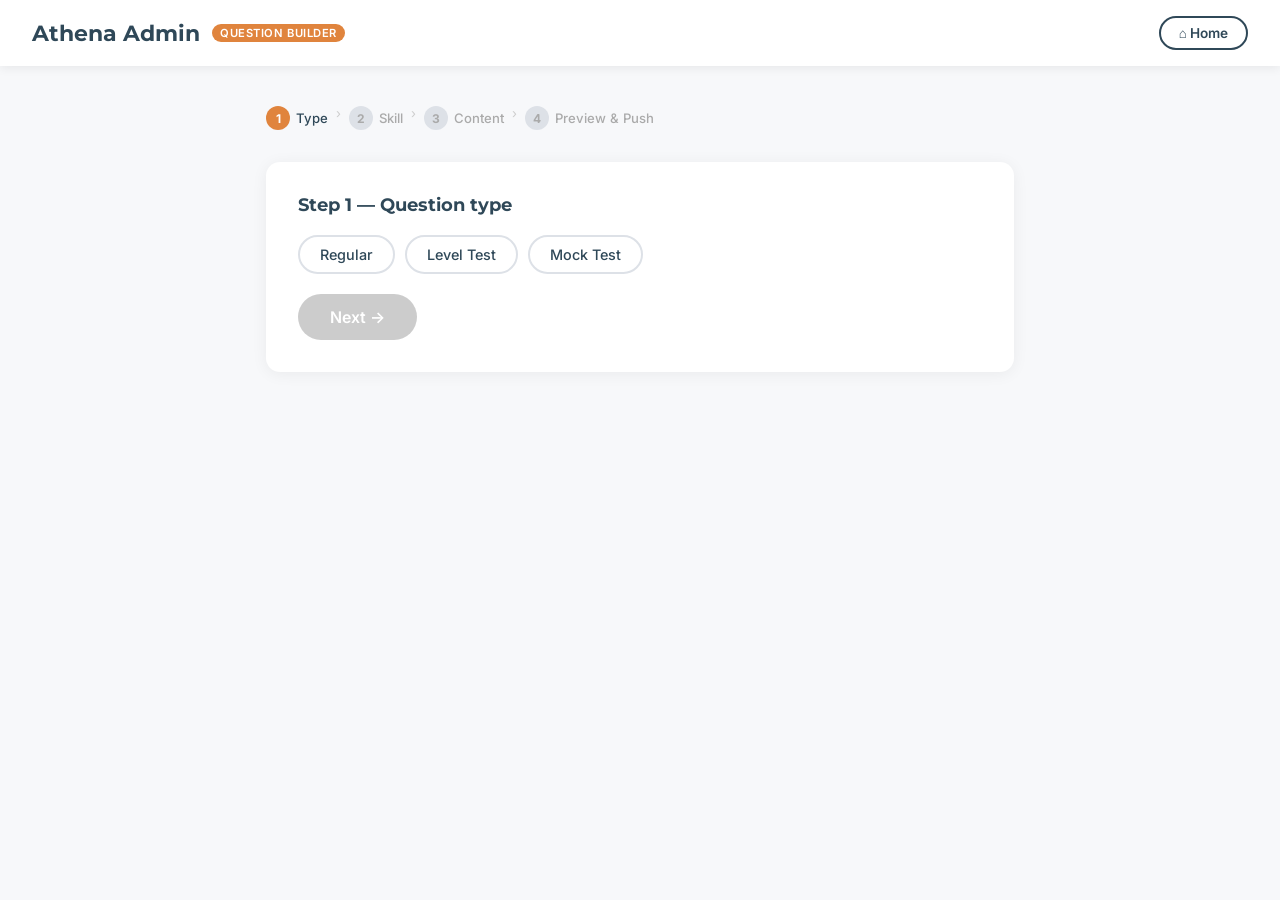
<file: admin.html>
<!DOCTYPE html>
<html lang="en">
<head>
  <meta charset="UTF-8" />
  <meta name="viewport" content="width=device-width, initial-scale=1.0" />
  <title>Athena — Admin Panel</title>
  <link href="https://fonts.googleapis.com/css2?family=Inter:wght@400;500;600&family=Montserrat:wght@700&display=swap" rel="stylesheet" />
  <style>
    :root {
      --primary: #e0843d;
      --secondary: #2f4858;
      --accent: #ee8b60;
      --white: #ffffff;
      --bg: #f7f8fa;
      --text-dark: #333333;
      --border: #dde1e7;
      --success: #2ecc71;
      --error: #e74c3c;
    }
    * { box-sizing: border-box; margin: 0; padding: 0; }
    body {
      font-family: 'Inter', sans-serif;
      background: var(--bg);
      color: var(--text-dark);
      min-height: 100vh;
    }
    header {
      background: var(--white);
      padding: 16px 32px;
      box-shadow: 0 2px 10px rgba(0,0,0,0.07);
      display: flex;
      align-items: center;
      gap: 12px;
    }
    header h1 {
      font-family: 'Montserrat', sans-serif;
      color: var(--secondary);
      font-size: 1.4rem;
    }
    header span {
      background: var(--primary);
      color: #fff;
      font-size: 0.7rem;
      padding: 2px 8px;
      border-radius: 20px;
      font-weight: 600;
      letter-spacing: 0.05em;
      text-transform: uppercase;
    }
    .container {
      max-width: 780px;
      margin: 40px auto;
      padding: 0 16px;
    }

    /* STEP PILLS */
    .steps {
      display: flex;
      gap: 8px;
      margin-bottom: 32px;
      flex-wrap: wrap;
    }
    .step-pill {
      display: flex;
      align-items: center;
      gap: 6px;
      font-size: 0.82rem;
      color: #aaa;
      font-weight: 500;
    }
    .step-pill .num {
      width: 24px; height: 24px;
      border-radius: 50%;
      background: #dde1e7;
      color: #aaa;
      display: flex; align-items: center; justify-content: center;
      font-size: 0.75rem; font-weight: 700;
    }
    .step-pill.active .num { background: var(--primary); color: #fff; }
    .step-pill.active { color: var(--secondary); }
    .step-pill.done .num { background: var(--success); color: #fff; }
    .step-pill.done { color: #999; }
    .step-sep { color: #ccc; font-size: 0.8rem; }

    /* CARD */
    .card {
      background: var(--white);
      border-radius: 14px;
      box-shadow: 0 2px 16px rgba(0,0,0,0.06);
      padding: 32px;
      margin-bottom: 24px;
    }
    .card h2 {
      font-family: 'Montserrat', sans-serif;
      font-size: 1.1rem;
      color: var(--secondary);
      margin-bottom: 20px;
    }

    /* RADIO BUTTON GROUP */
    .btn-group {
      display: flex;
      gap: 10px;
      flex-wrap: wrap;
      margin-bottom: 8px;
    }
    .btn-group label {
      cursor: pointer;
    }
    .btn-group input[type=radio] { display: none; }
    .btn-group .pill {
      display: inline-block;
      padding: 9px 20px;
      border-radius: 30px;
      border: 2px solid var(--border);
      font-size: 0.9rem;
      font-weight: 500;
      color: var(--secondary);
      transition: all 0.15s;
      background: #fff;
      user-select: none;
    }
    .btn-group input[type=radio]:checked + .pill {
      border-color: var(--primary);
      background: var(--primary);
      color: #fff;
    }
    .btn-group .pill:hover { border-color: var(--accent); }

    /* FORM FIELDS */
    .form-grid {
      display: grid;
      grid-template-columns: 1fr 1fr;
      gap: 16px;
    }
    .form-grid .full { grid-column: 1 / -1; }
    .field label {
      display: block;
      font-size: 0.8rem;
      font-weight: 600;
      color: var(--secondary);
      margin-bottom: 5px;
      text-transform: uppercase;
      letter-spacing: 0.04em;
    }
    .field input, .field select, .field textarea {
      width: 100%;
      padding: 10px 13px;
      border: 1.5px solid var(--border);
      border-radius: 8px;
      font-family: 'Inter', sans-serif;
      font-size: 0.9rem;
      color: var(--text-dark);
      background: #fff;
      transition: border-color 0.15s;
      resize: vertical;
    }
    .field input:focus, .field select:focus, .field textarea:focus {
      outline: none;
      border-color: var(--primary);
    }
    .field .hint {
      font-size: 0.75rem;
      color: #aaa;
      margin-top: 4px;
    }

    /* PREVIEW */
    .preview-box {
      background: #f1f4f8;
      border-radius: 10px;
      padding: 16px;
      font-family: monospace;
      font-size: 0.78rem;
      color: #444;
      white-space: pre-wrap;
      word-break: break-all;
      max-height: 340px;
      overflow-y: auto;
      border: 1.5px solid var(--border);
    }
    .preview-label {
      font-size: 0.78rem;
      font-weight: 600;
      color: var(--secondary);
      margin-bottom: 8px;
      text-transform: uppercase;
      letter-spacing: 0.05em;
    }
    .doc-name-badge {
      display: inline-block;
      background: var(--secondary);
      color: #fff;
      font-family: monospace;
      font-size: 0.8rem;
      padding: 4px 12px;
      border-radius: 6px;
      margin-bottom: 12px;
    }

    /* BUTTONS */
    .btn-primary {
      background: var(--primary);
      color: #fff;
      border: none;
      padding: 13px 32px;
      border-radius: 30px;
      font-size: 1rem;
      font-weight: 600;
      cursor: pointer;
      font-family: 'Inter', sans-serif;
      transition: background 0.15s, transform 0.1s;
    }
    .btn-primary:hover { background: var(--accent); }
    .btn-primary:active { transform: scale(0.97); }
    .btn-primary:disabled { background: #ccc; cursor: not-allowed; }
    .btn-secondary {
      background: transparent;
      color: var(--secondary);
      border: 2px solid var(--secondary);
      padding: 11px 24px;
      border-radius: 30px;
      font-size: 0.9rem;
      font-weight: 600;
      cursor: pointer;
      font-family: 'Inter', sans-serif;
      transition: all 0.15s;
    }
    .btn-secondary:hover { background: var(--secondary); color: #fff; }

    /* TOAST */
    #toast {
      position: fixed;
      bottom: 32px;
      left: 50%;
      transform: translateX(-50%) translateY(100px);
      padding: 14px 28px;
      border-radius: 30px;
      font-weight: 600;
      font-size: 0.95rem;
      box-shadow: 0 4px 20px rgba(0,0,0,0.15);
      transition: transform 0.3s ease;
      z-index: 999;
      pointer-events: none;
    }
    #toast.show { transform: translateX(-50%) translateY(0); }
    #toast.success { background: var(--success); color: #fff; }
    #toast.error { background: var(--error); color: #fff; }

    .field input.error, .field select.error, .field textarea.error {
      border-color: var(--error);
      box-shadow: 0 0 0 3px rgba(231,76,60,0.15);
    }
    .hidden { display: none !important; }
    .row { display: flex; gap: 12px; align-items: center; margin-top: 20px; }

    /* Divider */
    .divider {
      border: none;
      border-top: 1.5px solid var(--border);
      margin: 20px 0;
    }
  </style>
</head>
<body>

<header>
  <h1>Athena Admin</h1>
  <span>Question Builder</span>
  <button onclick="resetToHome()" style="margin-left:auto;background:transparent;border:2px solid #2f4858;color:#2f4858;padding:7px 18px;border-radius:20px;font-family:'Inter',sans-serif;font-size:0.85rem;font-weight:600;cursor:pointer;">⌂ Home</button>
</header>

<div class="container">

  <!-- STEP INDICATOR -->
  <div class="steps" id="stepIndicator">
    <div class="step-pill active" id="stepPill1"><div class="num">1</div> Type</div>
    <div class="step-sep">›</div>
    <div class="step-pill" id="stepPill2"><div class="num">2</div> Skill</div>
    <div class="step-sep">›</div>
    <div class="step-pill" id="stepPill3"><div class="num">3</div> Content</div>
    <div class="step-sep">›</div>
    <div class="step-pill" id="stepPill4"><div class="num">4</div> Preview & Push</div>
  </div>

  <!-- STEP 1: TYPE -->
  <div class="card" id="step1">
    <h2>Step 1 — Question type</h2>
    <div class="btn-group" id="typeGroup">
      <label><input type="radio" name="qtype" value="regular" /><span class="pill">Regular</span></label>
      <label><input type="radio" name="qtype" value="test" /><span class="pill">Level Test</span></label>
      <label><input type="radio" name="qtype" value="mockTest" /><span class="pill">Mock Test</span></label>
    </div>
    <div class="row">
      <button class="btn-primary" id="step1Next" disabled>Next →</button>
    </div>
  </div>

  <!-- STEP 2: SKILL -->
  <div class="card hidden" id="step2">
    <h2>Step 2 — Skill</h2>
    <div class="btn-group" id="skillGroup">
      <label><input type="radio" name="skill" value="listening" /><span class="pill">Listening</span></label>
      <label><input type="radio" name="skill" value="reading" /><span class="pill">Reading</span></label>
      <label><input type="radio" name="skill" value="writing" /><span class="pill">Writing</span></label>
      <label><input type="radio" name="skill" value="speaking" /><span class="pill">Speaking</span></label>
    </div>
    <div class="row">
      <button class="btn-secondary" onclick="goToStep(1)">← Back</button>
      <button class="btn-primary" id="step2Next" disabled>Next →</button>
    </div>
  </div>

  <!-- STEP 3: CONTENT FORM -->
  <div class="card hidden" id="step3">
    <div style="display:flex;align-items:center;justify-content:space-between;margin-bottom:20px;">
      <h2 id="step3Title" style="margin-bottom:0;">Step 3 — Content</h2>
      <label id="assessmentToggle" class="hidden" style="display:flex;align-items:center;gap:8px;cursor:pointer;font-size:0.9rem;font-weight:600;color:var(--secondary);">
        <input type="checkbox" id="f_assessment" onchange="toggleAssessment(this)" style="width:16px;height:16px;cursor:pointer;accent-color:var(--primary);" />
        Assessment
      </label>
    </div>
    <div id="formFields"></div>
    <div class="row" style="margin-top:24px;">
      <button class="btn-secondary" onclick="goToStep(2)">← Back</button>
      <button class="btn-primary" id="step3Next">Preview →</button>
    </div>
  </div>

  <!-- STEP 4: PREVIEW & PUSH -->
  <div class="card hidden" id="step4">
    <h2>Step 4 — Preview & Push</h2>
    <div class="preview-label">Document ID</div>
    <div class="doc-name-badge" id="previewDocName"></div>
    <div class="preview-label">Collection</div>
    <div class="doc-name-badge" id="previewCollection" style="background: var(--primary);"></div>
    <hr class="divider" />
    <div class="preview-label">Fields</div>
    <div class="preview-box" id="previewJson"></div>
    <div class="row" style="margin-top:24px;">
      <button class="btn-secondary" onclick="goToStep(3)">← Back</button>
      <button class="btn-primary" id="pushBtn" onclick="pushToFirestore()">Push to Firestore</button>
      <button class="btn-secondary hidden" id="addAnotherBtn" onclick="addAnother()">+ Add Another</button>
    </div>
  </div>

</div><!-- /container -->

<div id="toast"></div>

<script>
// ─── State ───────────────────────────────────────────────
let currentStep = 1;
let qtype = null;   // regular | test | mockTest
let skill = null;   // listening | reading | writing | speaking

// Level code → nombre
const levelMap = { A1:1, A2:2, B1:3, B2:4, C1:5, C2:6 };
const levelCodes = ['A1','A2','B1','B2','C1','C2'];

// ─── Step navigation ─────────────────────────────────────
function goToStep(n) {
  document.querySelectorAll('.card').forEach(c => c.classList.add('hidden'));
  document.getElementById('step'+n).classList.remove('hidden');
  currentStep = n;
  updateStepPills();
}

function updateStepPills() {
  for (let i = 1; i <= 4; i++) {
    const pill = document.getElementById('stepPill'+i);
    pill.classList.remove('active','done');
    if (i < currentStep) pill.classList.add('done');
    else if (i === currentStep) pill.classList.add('active');
  }
}

// ─── Step 1 ──────────────────────────────────────────────
document.querySelectorAll('input[name=qtype]').forEach(r => {
  r.addEventListener('change', () => {
    qtype = r.value;
    document.getElementById('step1Next').disabled = false;
  });
});
document.getElementById('step1Next').addEventListener('click', () => goToStep(2));

// ─── Step 2 ──────────────────────────────────────────────
document.querySelectorAll('input[name=skill]').forEach(r => {
  r.addEventListener('change', () => {
    skill = r.value;
    document.getElementById('step2Next').disabled = false;
  });
});
document.getElementById('step2Next').addEventListener('click', () => {
  buildForm();
  goToStep(3);
});

// ─── Step 3: Dynamic form ─────────────────────────────────
function buildForm() {
  const container = document.getElementById('formFields');
  container.innerHTML = '';
  document.getElementById('step3Title').textContent = `Step 3 — ${capitalize(skill)} (${capitalize(qtype)})`;

  const toggle = document.getElementById('assessmentToggle');
  if (qtype === 'regular' || qtype === 'mockTest') {
    toggle.classList.add('hidden');
    const cb = document.getElementById('f_assessment');
    if (cb) { cb.checked = false; toggleAssessment(cb); }
  } else {
    toggle.classList.remove('hidden');
    toggle.style.display = 'flex';
  }

  if (qtype === 'regular') buildRegularForm(container);
  else buildTestForm(container);
}

function field(label, id, type='text', hint='', required=true, extraAttrs='') {
  const req = required ? 'required' : '';
  const hintHtml = hint ? `<div class="hint">${hint}</div>` : '';
  if (type === 'textarea') {
    return `<div class="field">
      <label for="${id}">${label}</label>
      <textarea id="${id}" rows="3" ${req} ${extraAttrs}></textarea>${hintHtml}
    </div>`;
  }
  if (type === 'select') return ''; // handled separately
  return `<div class="field">
    <label for="${id}">${label}</label>
    <input type="${type}" id="${id}" ${req} ${extraAttrs} />
    ${hintHtml}
  </div>`;
}

function selectField(label, id, options, hint='', required=true) {
  const req = required ? 'required' : '';
  const hintHtml = hint ? `<div class="hint">${hint}</div>` : '';
  const opts = options.map(o => {
    const val = typeof o === 'object' ? o.value : o;
    const txt = typeof o === 'object' ? o.label : o;
    return `<option value="${val}">${txt}</option>`;
  }).join('');
  return `<div class="field">
    <label for="${id}">${label}</label>
    <select id="${id}" ${req}><option value="">— select —</option>${opts}</select>
    ${hintHtml}
  </div>`;
}

function buildRegularForm(container) {
  let html = '<div class="form-grid">';
  html += selectField('Level', 'f_level', levelCodes);
  html += field('Unit', 'f_unit', 'number', 'e.g. 5', true, 'min="1" max="20"');
  html += field('Order (question number)', 'f_order', 'number', 'e.g. 1, 2, 3…', true, 'min="1"');

  if (skill === 'listening') {
    html += `<div class="field full"><label>Question</label><textarea id="f_question" rows="2" required></textarea></div>`;
    html += field('Answer 1', 'f_r1');
    html += field('Answer 2', 'f_r2');
    html += field('Answer 3', 'f_r3');
    html += field('Answer 4', 'f_r4');
    html += selectField('Correct Answer', 'f_correct', ['1','2','3','4']);
    html += `<div class="field full"><label>Explanation</label><textarea id="f_explanation" rows="3" required></textarea></div>`;
    html += `<div class="field full"><label>Audio URL</label><input type="url" id="f_audio" required /><div class="hint">Dropbox raw URL</div></div>`;
  }

  else if (skill === 'reading') {
    html += `<div class="field full"><label>Text (passage)</label><textarea id="f_text" rows="4" required></textarea></div>`;
    html += `<div class="field full"><label>Question</label><textarea id="f_question" rows="2" required></textarea></div>`;
    html += field('Answer 1', 'f_r1');
    html += field('Answer 2', 'f_r2');
    html += field('Answer 3', 'f_r3');
    html += field('Answer 4', 'f_r4');
    html += selectField('Correct Answer', 'f_correct', ['1','2','3','4']);
    html += `<div class="field full"><label>Explanation</label><textarea id="f_explanation" rows="3" required></textarea></div>`;
  }

  else if (skill === 'writing') {
    html += `<div class="field full"><label>Question 1</label><textarea id="f_question" rows="2" required></textarea></div>`;
    html += `<div class="field full"><label>Question 2 <span style="font-weight:400;color:#aaa">(optional)</span></label><textarea id="f_question2" rows="2"></textarea></div>`;
    html += `<div class="field full"><label>Text / Instructions</label><textarea id="f_text" rows="3" required></textarea></div>`;
    html += field('Answer 1 <span style="font-weight:400;color:#aaa">(optional)</span>', 'f_r1', 'text', '', false);
    html += field('Answer 2 <span style="font-weight:400;color:#aaa">(optional)</span>', 'f_r2', 'text', '', false);
  }

  else if (skill === 'speaking') {
    html += `<div class="field full"><label>Question</label><textarea id="f_question" rows="2" required></textarea></div>`;
    html += `<div class="field full"><label>Example phrases</label><textarea id="f_text" rows="3" required></textarea></div>`;
    html += `<div class="field full"><label>Explanation</label><textarea id="f_explanation" rows="2" required></textarea></div>`;
  }

  html += `<div class="field full"><label>See More <span style="font-weight:400;color:#aaa">(optional)</span></label><textarea id="f_seeMore" rows="2"></textarea></div>`;
  html += `<div class="field full"><label>See Image URL <span style="font-weight:400;color:#aaa">(optional)</span></label><input type="url" id="f_seeImage" /></div>`;
  html += '</div>';
  container.innerHTML = html;
  attachErrorClearListeners(container);
}

function buildTestForm(container) {
  let html = '<div class="form-grid">';

  if (qtype === 'mockTest') {
    // Mock test: MockT{testNumber}{type} naming
    html += selectField('Exam Type', 'f_testType', ['TEF','TCF']);
    html += field('Test Number', 'f_testNumber', 'number', 'e.g. 1, 2, 3…', true, 'min="1"');
    html += field('Order (question number)', 'f_order', 'number', 'e.g. 1, 2, 3…', true, 'min="1"');
    html += field('Niveau', 'f_niveau', 'number', 'Fixed to 1 for mock tests', true, 'value="1" readonly style="background:#f1f4f8;color:#aaa;cursor:not-allowed;"');
  } else {
    // Regular test: {level}T{testNumber} naming
    html += selectField('Level', 'f_level', levelCodes);
    html += field('Test Number', 'f_testNumber', 'number', 'e.g. 1, 2, 3…', true, 'min="1"');
    html += field('Order (question number)', 'f_order', 'number', 'e.g. 1, 2, 3…', true, 'min="1"');
    html += selectField('Exam Type', 'f_testType', ['TEF','TCF']);
  }

  if (skill === 'listening') {
    html += `<div class="field full"><label>Question</label><textarea id="f_question" rows="2" required></textarea></div>`;
    html += field('Answer 1', 'f_r1');
    html += field('Answer 2', 'f_r2');
    html += field('Answer 3', 'f_r3');
    html += field('Answer 4', 'f_r4');
    html += selectField('Correct Answer', 'f_correct', ['1','2','3','4']);
    html += `<div class="field full"><label>Audio URL</label><input type="url" id="f_audio" required /></div>`;
    html += `<div class="field full"><label>Image URL (optional)</label><input type="url" id="f_image" /><div class="hint">Leave empty if no image</div></div>`;
  }

  else if (skill === 'reading') {
    html += `<div class="field full"><label>Text (passage)</label><textarea id="f_text" rows="4" required></textarea></div>`;
    html += `<div class="field full"><label>Question</label><textarea id="f_question" rows="2" required></textarea></div>`;
    html += field('Answer 1', 'f_r1');
    html += field('Answer 2', 'f_r2');
    html += field('Answer 3', 'f_r3');
    html += field('Answer 4', 'f_r4');
    html += selectField('Correct Answer', 'f_correct', ['1','2','3','4']);
  }

  else if (skill === 'writing') {
    html += `<div class="field full"><label>Question / Consigne</label><textarea id="f_question" rows="4" required></textarea></div>`;
    html += `<div class="field full"><label>AI Evaluator Prompt</label><textarea id="f_prompt" rows="6" required></textarea></div>`;
  }

  else if (skill === 'speaking') {
    html += `<div class="field full"><label>Question / Situation</label><textarea id="f_question" rows="4" required></textarea></div>`;
    html += `<div class="field full"><label>AI Evaluator Prompt</label><textarea id="f_prompt" rows="6" required></textarea></div>`;
  }

  html += `<div class="field full"><label>See More <span style="font-weight:400;color:#aaa">(optional)</span></label><textarea id="f_seeMore" rows="2"></textarea></div>`;
  html += `<div class="field full"><label>See Image URL <span style="font-weight:400;color:#aaa">(optional)</span></label><input type="url" id="f_seeImage" /></div>`;
  html += '</div>';
  container.innerHTML = html;
  attachErrorClearListeners(container);
}

function toggleAssessment(cb) {
  const el = document.getElementById('f_testNumber');
  if (!el) return;
  if (cb.checked) {
    el.value = 6;
    el.readOnly = true;
    el.style.cssText = 'background:#f1f4f8;color:#aaa;cursor:not-allowed;';
  } else {
    el.value = '';
    el.readOnly = false;
    el.style.cssText = '';
  }
}

function attachErrorClearListeners(container) {
  container.addEventListener('input', e => { if (e.target.classList.contains('error')) e.target.classList.remove('error'); });
  container.addEventListener('change', e => { if (e.target.classList.contains('error')) e.target.classList.remove('error'); });
}


function buildDocument() {
  if (qtype === 'regular') return buildRegularDoc();
  else return buildTestDoc();
}

function buildRegularDoc() {
  const level = val('f_level');
  const unit = parseInt(val('f_unit'));
  const order = parseInt(val('f_order'));
  if (!level || !unit || !order) return Promise.resolve(null);

  const niveau = levelMap[level];
  const unitPad = String(unit).padStart(2,'0');
  const orderPad = String(order).padStart(2,'0');
  const docName = `${skill}-${level}U${unitPad}-${orderPad}`;
  const collection = 'questions' + capitalize(skill);
  const fields = { niveau, order, unit };

  if (skill === 'listening') {
    fields.question = val('f_question');
    fields.reponse1 = val('f_r1');
    fields.reponse2 = val('f_r2');
    fields.reponse3 = val('f_r3');
    fields.reponse4 = val('f_r4');
    fields.correctReponse = parseInt(val('f_correct'));
    fields.explanation = val('f_explanation');
    fields.audio = val('f_audio');
  } else if (skill === 'reading') {
    fields.text = val('f_text');
    fields.question = val('f_question');
    fields.reponse1 = val('f_r1');
    fields.reponse2 = val('f_r2');
    fields.reponse3 = val('f_r3');
    fields.reponse4 = val('f_r4');
    fields.correctReponse = parseInt(val('f_correct'));
    fields.explanation = val('f_explanation');
  } else if (skill === 'writing') {
    const q2 = val('f_question2');
    if (q2) {
      fields.question1 = val('f_question');
      fields.question2 = q2;
    } else {
      fields.question1 = val('f_question');
    }
    fields.text = val('f_text');
    const r1 = val('f_r1'); if (r1) fields.reponse1 = r1;
    const r2 = val('f_r2'); if (r2) fields.reponse2 = r2;
  } else if (skill === 'speaking') {
    fields.question = val('f_question');
    fields.text = val('f_text');
    fields.explanation = val('f_explanation');
  }
  const seeMore = val('f_seeMore');
  if (seeMore) fields.seeMore = seeMore;
  const seeImage = val('f_seeImage');
  if (seeImage) fields.seeImage = seeImage;

  if (!validateFields(fields)) return Promise.resolve(null);
  return Promise.resolve({ docName, collection, fields });
}

function buildTestDoc() {
  const testNumber = parseInt(val('f_testNumber'));
  const collection = 'questionsTest' + capitalize(skill);

  let prefix, fields;

  const order = parseInt(val('f_order'));

  if (qtype === 'mockTest') {
    const testType = val('f_testType');
    const niveau = parseInt(val('f_niveau'));
    if (!testType || !testNumber || !order || !niveau) return null;
    prefix = `test${capitalize(skill)}-MockT${testNumber}${testType}-`;
    fields = { niveau, testNumber, type: testType, mock: true, order };
  } else {
    const level = val('f_level');
    const testType = val('f_testType');
    if (!level || !testNumber || !order || !testType) return null;
    const niveau = levelMap[level];
    prefix = `test${capitalize(skill)}-${level}T${testNumber}-`;
    fields = { niveau, testNumber, type: testType, mock: false, order };
  }

  return (async () => {
    const orderPad = String(order).padStart(2,'0');
    const docName = `${prefix}${orderPad}`;

    if (skill === 'listening') {
      fields.question = val('f_question');
      fields.reponse1 = val('f_r1');
      fields.reponse2 = val('f_r2');
      fields.reponse3 = val('f_r3');
      fields.reponse4 = val('f_r4');
      fields.correctReponse = parseInt(val('f_correct'));
      fields.audio = val('f_audio');
      const img = val('f_image');
      if (img) fields.linkImage = img;
    } else if (skill === 'reading') {
      fields.text = val('f_text');
      fields.question = val('f_question');
      fields.reponse1 = val('f_r1');
      fields.reponse2 = val('f_r2');
      fields.reponse3 = val('f_r3');
      fields.reponse4 = val('f_r4');
      fields.correctReponse = parseInt(val('f_correct'));
    } else if (skill === 'writing') {
      fields.question = val('f_question');
      fields.prompt = val('f_prompt');
    } else if (skill === 'speaking') {
      fields.question = val('f_question');
      fields.prompt = val('f_prompt');
    }
    const seeMore = val('f_seeMore');
    if (seeMore) fields.seeMore = seeMore;

    if (!validateFields(fields)) return null;
    return { docName, collection, fields };
  })();
}

async function fetchNextOrder(collection, prefix) {
  try {
    const res = await fetch(`/next-order?collection=${encodeURIComponent(collection)}&prefix=${encodeURIComponent(prefix)}`);
    const data = await res.json();
    return data.nextOrder || 1;
  } catch {
    return 1;
  }
}

function validateFields(fields) {
  for (const [k, v] of Object.entries(fields)) {
    if (v === '' || v === null || v === undefined) {
      showToast(`Field "${k}" is empty`, 'error');
      return false;
    }
  }
  return true;
}

function highlightEmptyFields() {
  const container = document.getElementById('formFields');
  let hasError = false;
  container.querySelectorAll('input[required], select[required], textarea[required]').forEach(el => {
    if (!el.value.trim()) {
      el.classList.add('error');
      hasError = true;
    } else {
      el.classList.remove('error');
    }
  });
  return hasError;
}

// ─── Step 3 Next (async) ─────────────────────────────────
// Override click to handle async
document.getElementById('step3Next').onclick = async () => {
  highlightEmptyFields();
  const result = await buildDocument();
  if (!result) return;

  document.getElementById('previewDocName').textContent = result.docName;
  document.getElementById('previewCollection').textContent = result.collection;
  document.getElementById('previewJson').textContent = JSON.stringify(result.fields, null, 2);
  document.getElementById('addAnotherBtn').classList.add('hidden');
  document.getElementById('pushBtn').disabled = false;
  document.getElementById('pushBtn').textContent = 'Push to Firestore';
  goToStep(4);
  window._pendingDoc = result;
};

// ─── Push ─────────────────────────────────────────────────
async function pushToFirestore() {
  const doc = window._pendingDoc;
  if (!doc) return;

  const btn = document.getElementById('pushBtn');
  btn.disabled = true;
  btn.textContent = 'Pushing…';

  try {
    const res = await fetch('/push', {
      method: 'POST',
      headers: { 'Content-Type': 'application/json' },
      body: JSON.stringify(doc)
    });
    const data = await res.json();

    if (data.success) {
      showToast(`✓ "${data.docName}" pushed successfully!`, 'success');
      btn.textContent = '✓ Pushed!';
      document.getElementById('addAnotherBtn').classList.remove('hidden');
    } else {
      showToast(data.error || 'Unknown error', 'error');
      btn.disabled = false;
      btn.textContent = 'Push to Firestore';
    }
  } catch (err) {
    showToast('Network error: ' + err.message, 'error');
    btn.disabled = false;
    btn.textContent = 'Push to Firestore';
  }
}

function addAnother() {
  // Save sticky fields before rebuilding
  const saved = {};
  ['f_level','f_unit','f_order','f_testNumber','f_testType','f_niveau'].forEach(id => {
    const el = document.getElementById(id);
    if (el) saved[id] = el.value;
  });
  const assessEl = document.getElementById('f_assessment');
  if (assessEl) saved['f_assessment'] = assessEl.checked;

  buildForm();
  goToStep(3);

  // Restore sticky fields (everything except order)
  ['f_level','f_unit','f_testNumber','f_testType','f_niveau'].forEach(id => {
    const el = document.getElementById(id);
    if (el && saved[id]) el.value = saved[id];
  });
  // Restore assessment checkbox state
  const assessElRestored = document.getElementById('f_assessment');
  if (assessElRestored && saved['f_assessment']) {
    assessElRestored.checked = true;
    toggleAssessment(assessElRestored);
  }
  // Increment order by 1
  const orderEl = document.getElementById('f_order');
  if (orderEl && saved['f_order']) orderEl.value = parseInt(saved['f_order']) + 1;
}

// ─── Helpers ──────────────────────────────────────────────
function val(id) {
  const el = document.getElementById(id);
  return el ? el.value.trim() : '';
}

function resetToHome() {
  qtype = null;
  skill = null;
  document.querySelectorAll('input[name=qtype], input[name=skill]').forEach(r => r.checked = false);
  document.getElementById('step1Next').disabled = true;
  document.getElementById('step2Next').disabled = true;
  document.getElementById('assessmentToggle').classList.add('hidden');
  const cb = document.getElementById('f_assessment');
  if (cb) { cb.checked = false; toggleAssessment(cb); }
  goToStep(1);
}

function capitalize(s) {
  return s.charAt(0).toUpperCase() + s.slice(1);
}

function showToast(msg, type='success') {
  const t = document.getElementById('toast');
  t.textContent = msg;
  t.className = `show ${type}`;
  setTimeout(() => { t.className = ''; }, 3500);
}
</script>
</body>
</html>
</file>
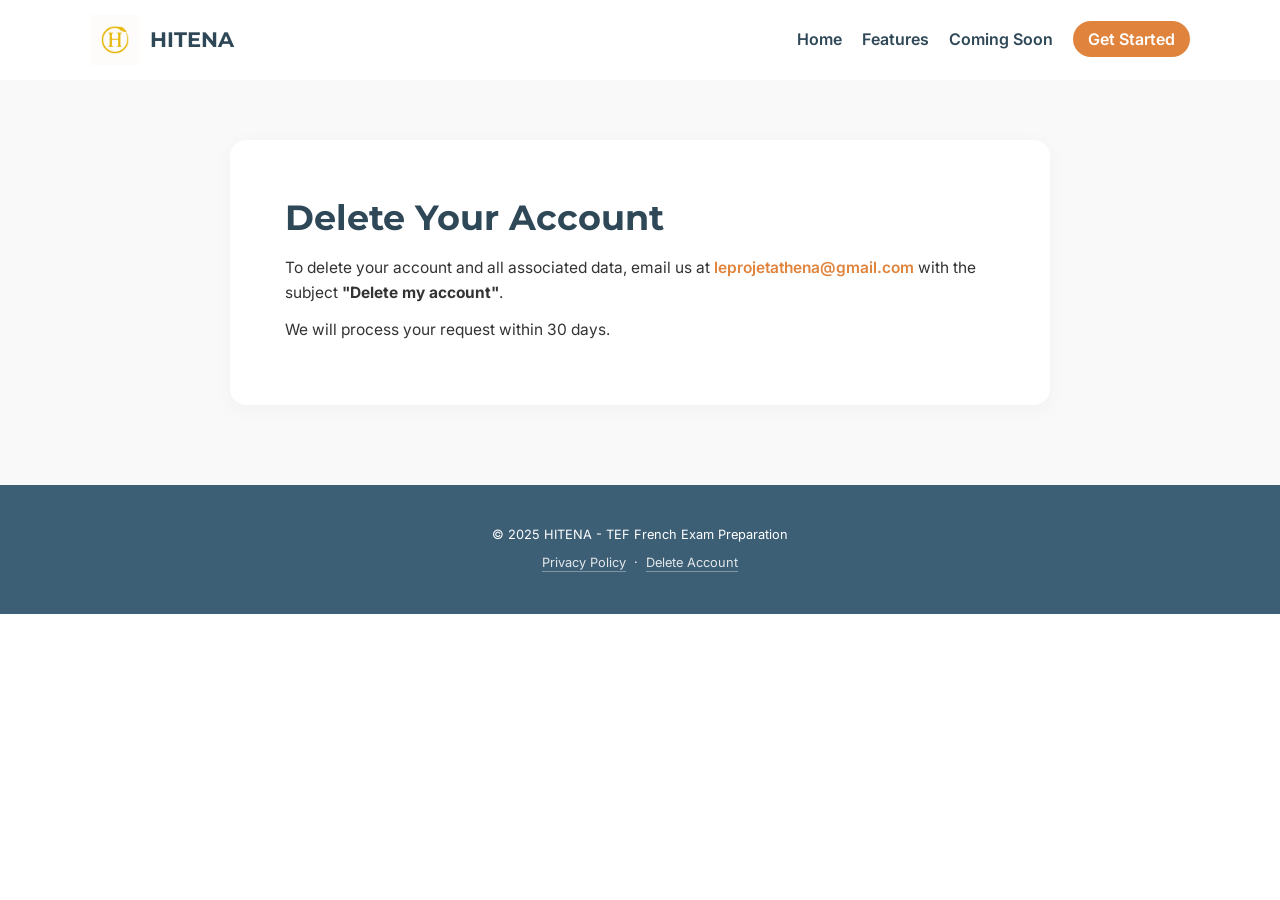
<file: delete-account.html>
<!DOCTYPE html>
<html lang="en">
<head>
    <meta charset="UTF-8">
    <meta name="viewport" content="width=device-width, initial-scale=1.0">

    <title>Delete Account | Hitena</title>

    <link href="https://fonts.googleapis.com/css2?family=Montserrat:wght@700&family=Inter:wght@300;400;600&display=swap" rel="stylesheet">

    <link rel="icon" type="image/png" href="./assets/Hitena.png">
    <link rel="stylesheet" href="style.css">
</head>
<body>

    <!-- HEADER -->
    <header>
        <div class="wrapper nav-container">
            <div class="logo-group">
                <a href="index.html" class="logo-link">
                    <img src="./assets/Hitena.png" alt="Hitena Icon" class="logo-img">
                    <span class="logo-text">HITENA</span>
                </a>
            </div>

            <nav>
                <ul class="menu">
                    <li><a href="index.html#home">Home</a></li>
                    <li><a href="index.html#about">Features</a></li>
                    <li><a href="index.html#coming-soon">Coming Soon</a></li>
                    <li><a href="index.html#download" class="cta-nav">Get Started</a></li>
                </ul>
            </nav>
        </div>
    </header>

    <!-- MAIN CONTENT -->
    <main>
        <section class="legal">
            <div class="wrapper">
                <h1>Delete Your Account</h1>

                <p>To delete your account and all associated data, email us at
                <a href="mailto:leprojetathena@gmail.com?subject=Delete%20my%20account">leprojetathena@gmail.com</a>
                with the subject <strong>"Delete my account"</strong>.</p>

                <p>We will process your request within 30 days.</p>
            </div>
        </section>
    </main>

    <!-- FOOTER -->
    <footer>
        <div class="wrapper">
            <p>&copy; 2025 HITENA - TEF French Exam Preparation</p>
            <p class="footer-links">
                <a href="privacy.html">Privacy Policy</a>
                &nbsp;·&nbsp;
                <a href="delete-account.html">Delete Account</a>
            </p>
        </div>
    </footer>

</body>
</html>
</file>
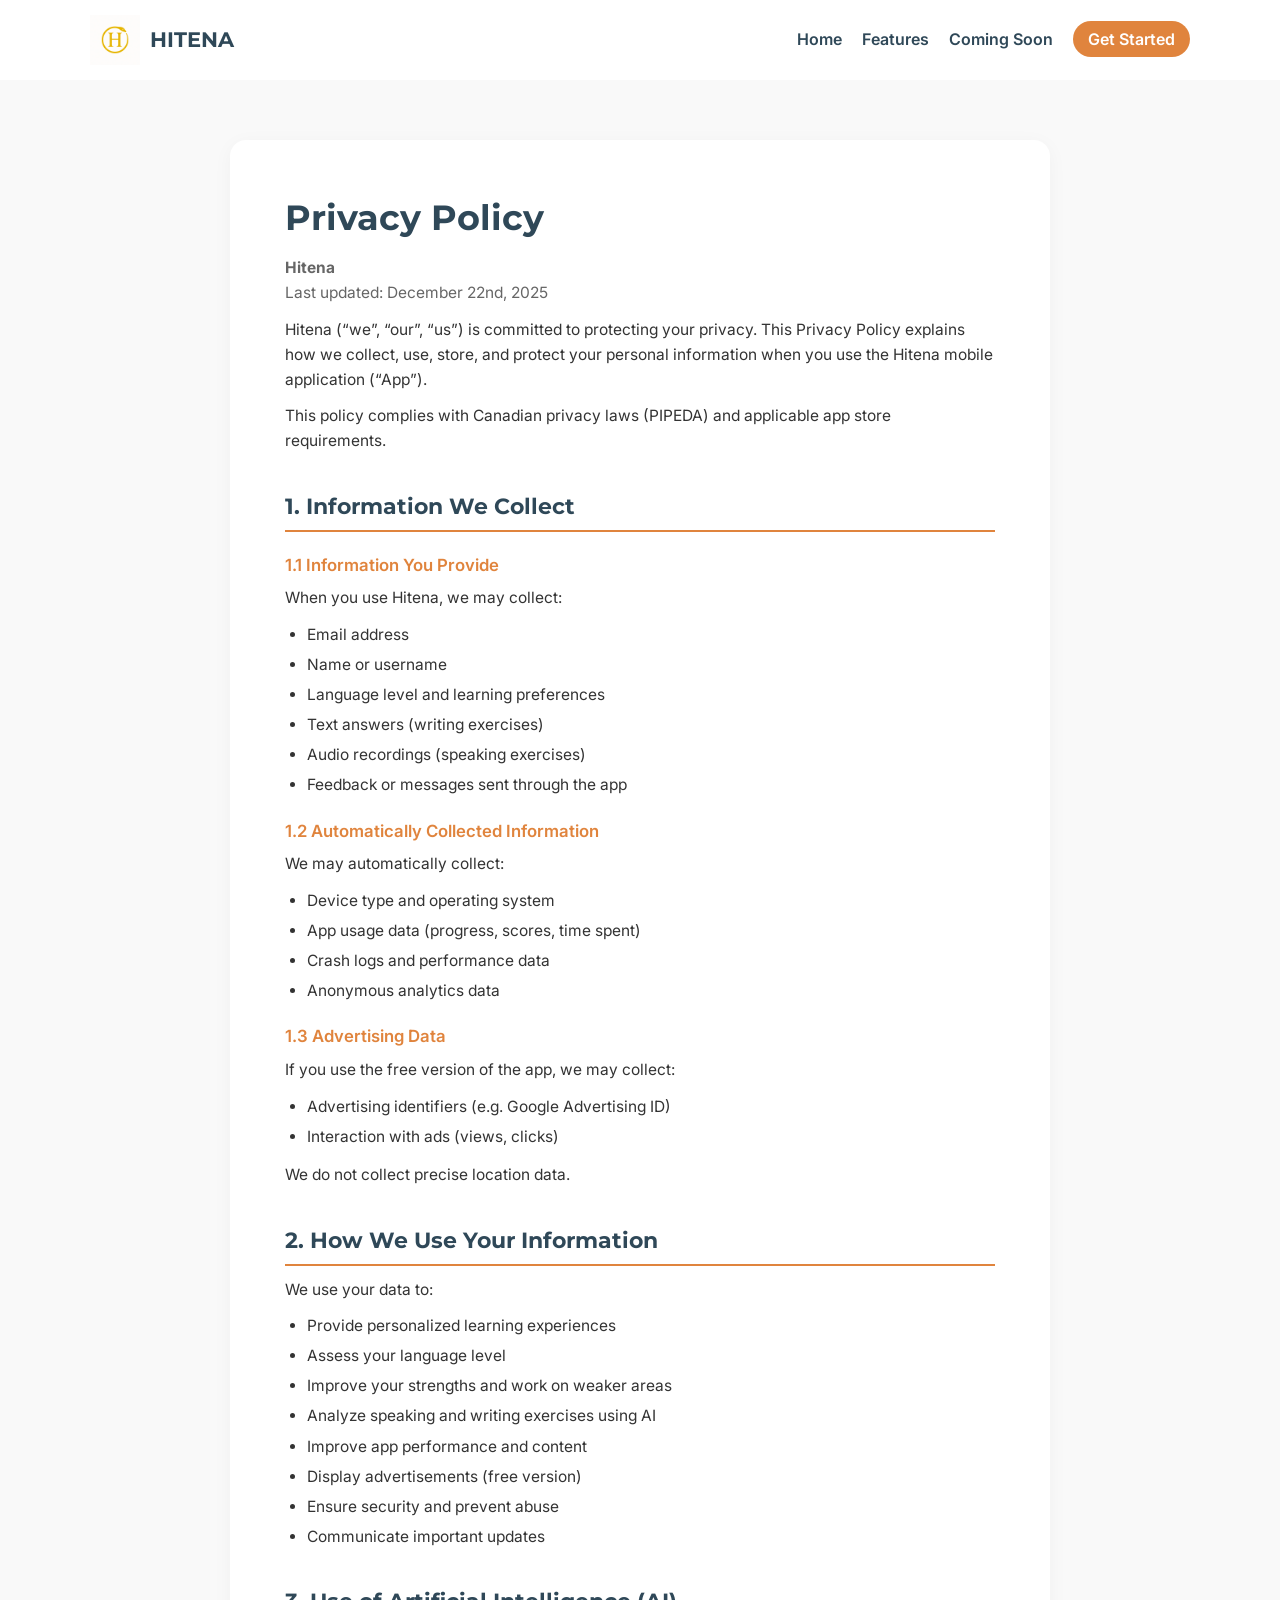
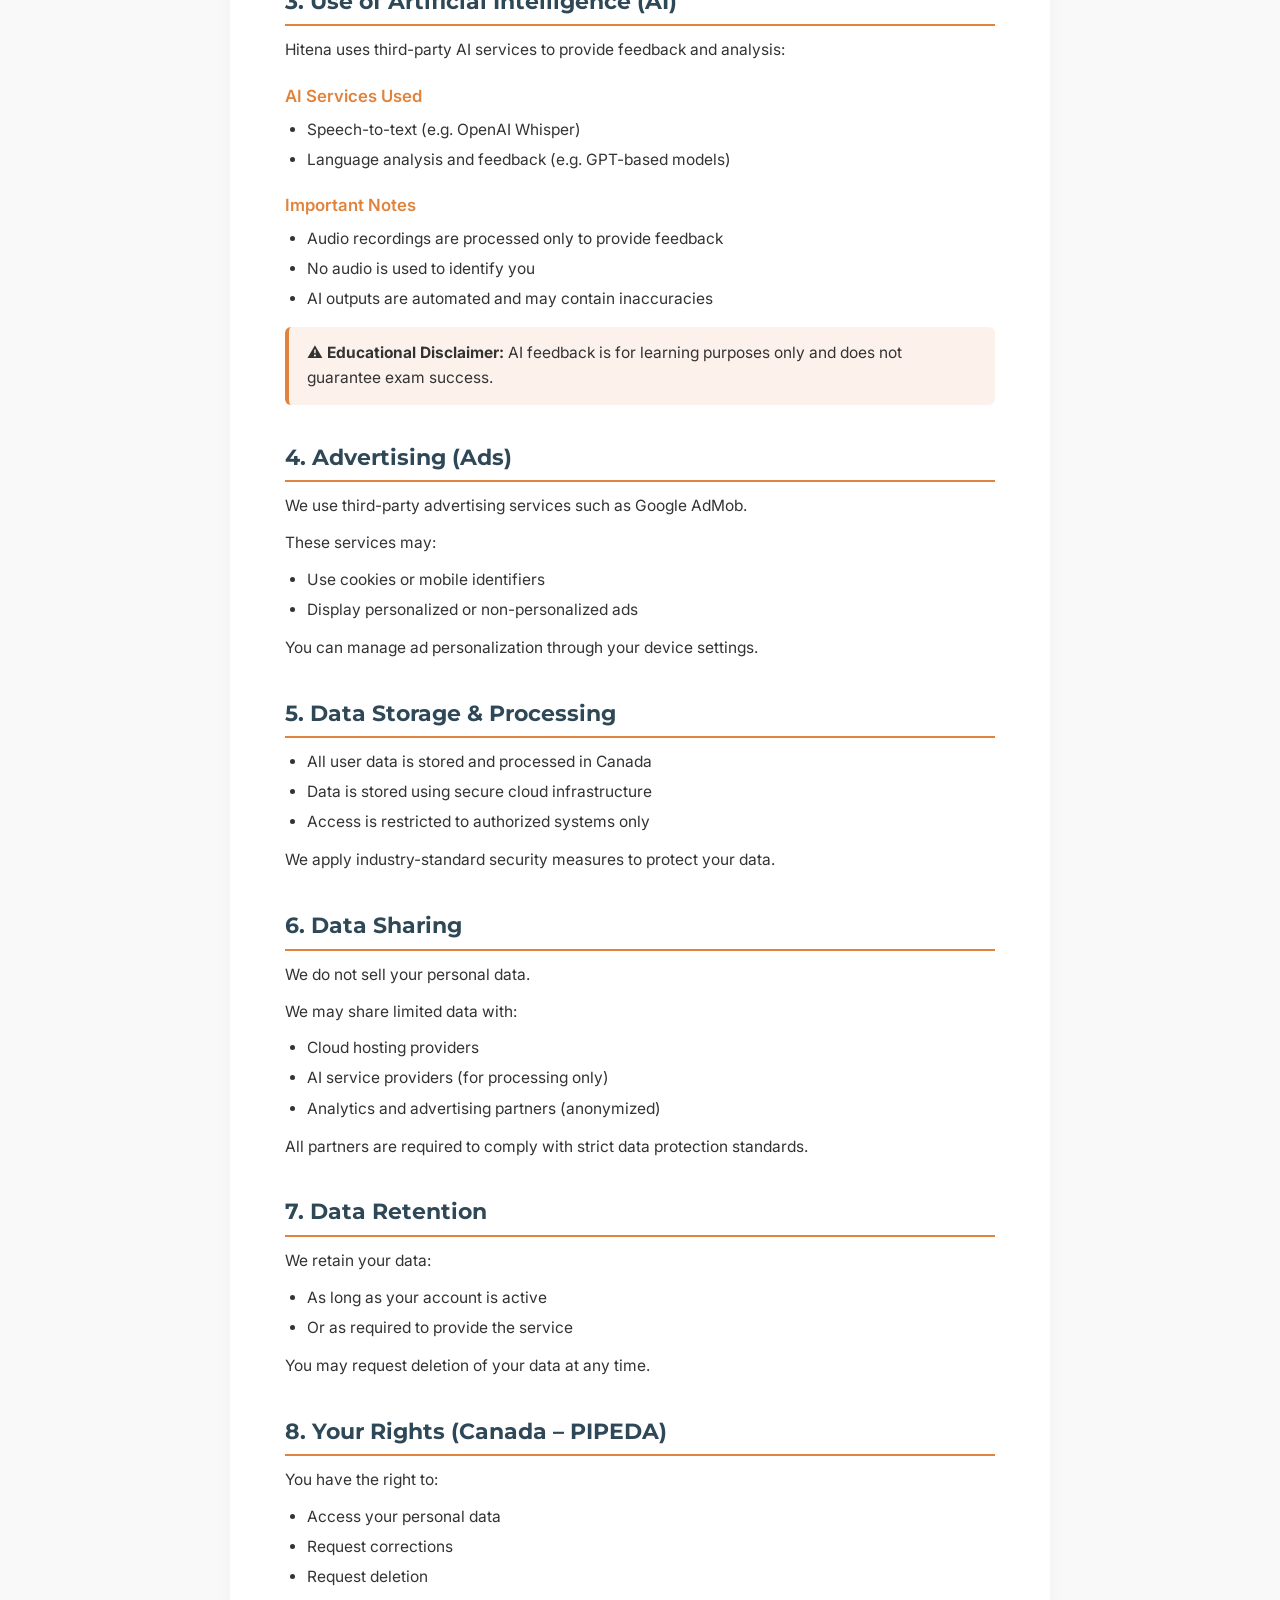
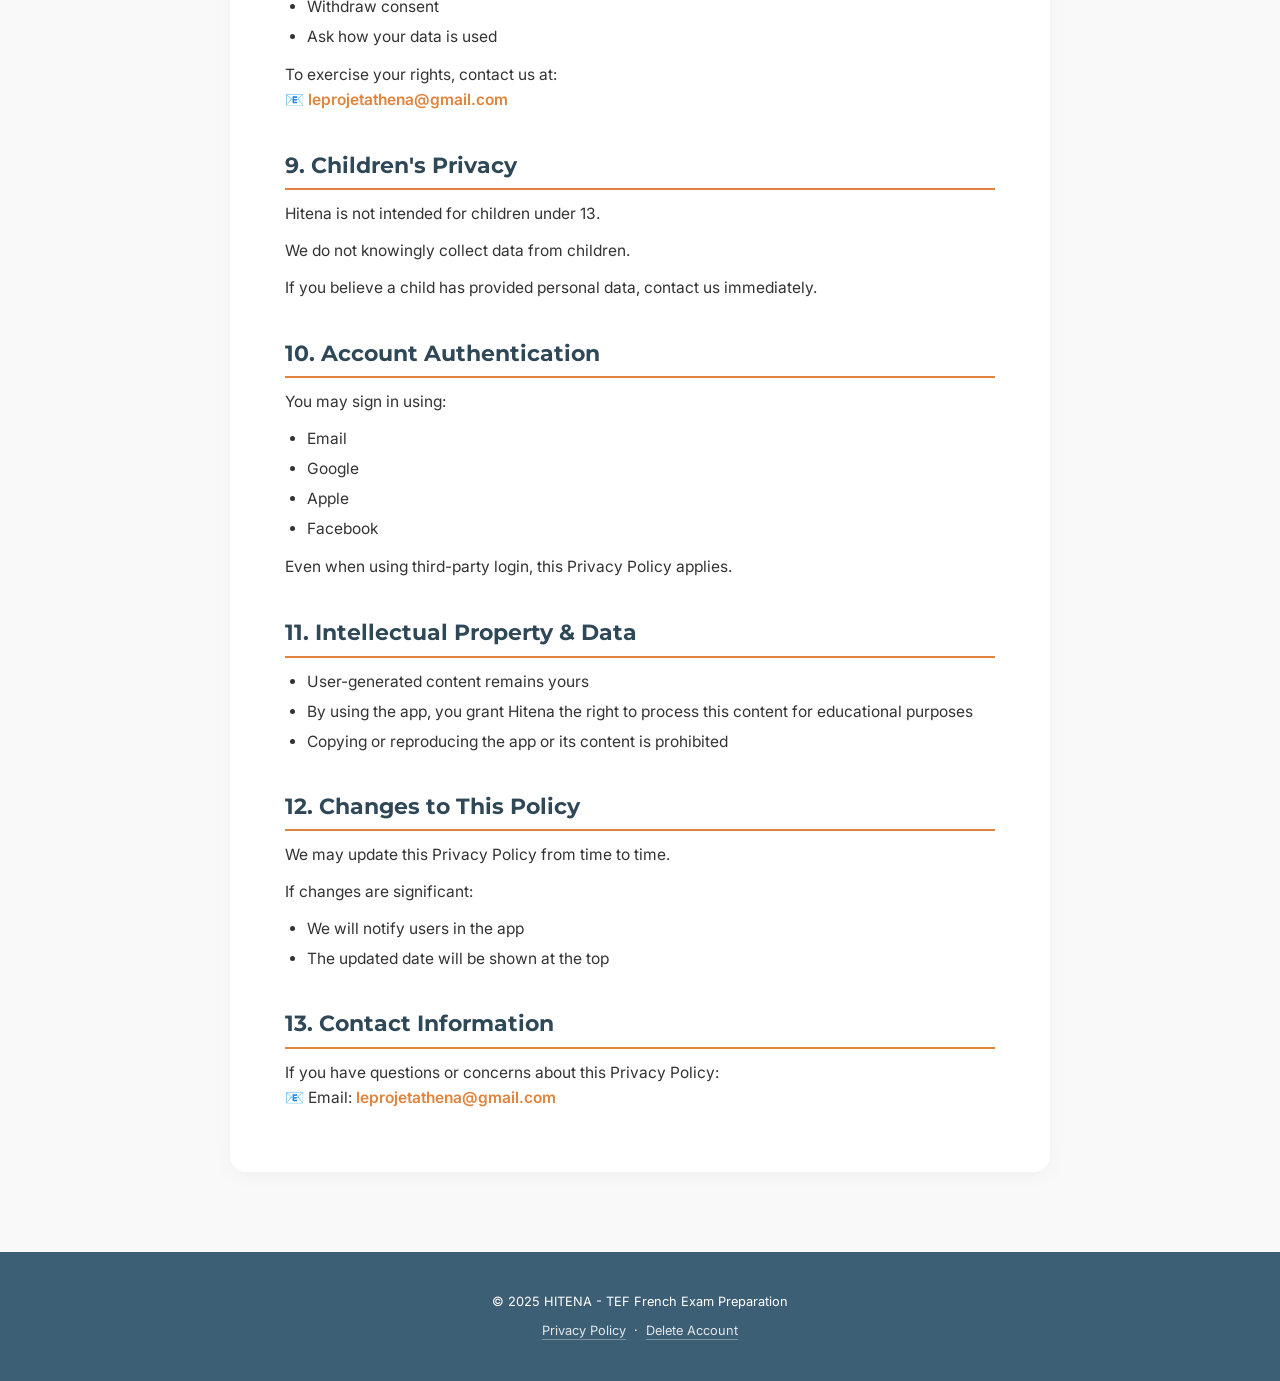
<file: privacy.html>
<!DOCTYPE html>
<html lang="en">
<head>
    <meta charset="UTF-8">
    <meta name="viewport" content="width=device-width, initial-scale=1.0">

    <title>Privacy Policy | Hitena</title>

    <link href="https://fonts.googleapis.com/css2?family=Montserrat:wght@700&family=Inter:wght@300;400;600&display=swap" rel="stylesheet">

    <link rel="icon" type="image/png" href="./assets/Hitena.png">
    <link rel="stylesheet" href="style.css">
</head>
<body>

    <!-- HEADER -->
    <header>
        <div class="wrapper nav-container">
            <div class="logo-group">
                <a href="index.html" class="logo-link">
                    <img src="./assets/Hitena.png" alt="Hitena Icon" class="logo-img">
                    <span class="logo-text">HITENA</span>
                </a>
            </div>

            <nav>
                <ul class="menu">
                    <li><a href="index.html#home">Home</a></li>
                    <li><a href="index.html#about">Features</a></li>
                    <li><a href="index.html#coming-soon">Coming Soon</a></li>
                    <li><a href="index.html#download" class="cta-nav">Get Started</a></li>
                </ul>
            </nav>
        </div>
    </header>

    <!-- MAIN CONTENT -->
    <main>
        <section class="legal">
            <div class="wrapper">
                <h1>Privacy Policy</h1>
                <p class="legal-meta"><strong>Hitena</strong><br>
                Last updated: December 22nd, 2025</p>

                <p>Hitena (“we”, “our”, “us”) is committed to protecting your privacy. This Privacy Policy explains how we collect, use, store, and protect your personal information when you use the Hitena mobile application (“App”).</p>
                <p>This policy complies with Canadian privacy laws (PIPEDA) and applicable app store requirements.</p>

                <h2>1. Information We Collect</h2>

                <h3>1.1 Information You Provide</h3>
                <p>When you use Hitena, we may collect:</p>
                <ul>
                    <li>Email address</li>
                    <li>Name or username</li>
                    <li>Language level and learning preferences</li>
                    <li>Text answers (writing exercises)</li>
                    <li>Audio recordings (speaking exercises)</li>
                    <li>Feedback or messages sent through the app</li>
                </ul>

                <h3>1.2 Automatically Collected Information</h3>
                <p>We may automatically collect:</p>
                <ul>
                    <li>Device type and operating system</li>
                    <li>App usage data (progress, scores, time spent)</li>
                    <li>Crash logs and performance data</li>
                    <li>Anonymous analytics data</li>
                </ul>

                <h3>1.3 Advertising Data</h3>
                <p>If you use the free version of the app, we may collect:</p>
                <ul>
                    <li>Advertising identifiers (e.g. Google Advertising ID)</li>
                    <li>Interaction with ads (views, clicks)</li>
                </ul>
                <p>We do not collect precise location data.</p>

                <h2>2. How We Use Your Information</h2>
                <p>We use your data to:</p>
                <ul>
                    <li>Provide personalized learning experiences</li>
                    <li>Assess your language level</li>
                    <li>Improve your strengths and work on weaker areas</li>
                    <li>Analyze speaking and writing exercises using AI</li>
                    <li>Improve app performance and content</li>
                    <li>Display advertisements (free version)</li>
                    <li>Ensure security and prevent abuse</li>
                    <li>Communicate important updates</li>
                </ul>

                <h2>3. Use of Artificial Intelligence (AI)</h2>
                <p>Hitena uses third-party AI services to provide feedback and analysis:</p>

                <h3>AI Services Used</h3>
                <ul>
                    <li>Speech-to-text (e.g. OpenAI Whisper)</li>
                    <li>Language analysis and feedback (e.g. GPT-based models)</li>
                </ul>

                <h3>Important Notes</h3>
                <ul>
                    <li>Audio recordings are processed only to provide feedback</li>
                    <li>No audio is used to identify you</li>
                    <li>AI outputs are automated and may contain inaccuracies</li>
                </ul>

                <p class="legal-callout">⚠️ <strong>Educational Disclaimer:</strong> AI feedback is for learning purposes only and does not guarantee exam success.</p>

                <h2>4. Advertising (Ads)</h2>
                <p>We use third-party advertising services such as Google AdMob.</p>
                <p>These services may:</p>
                <ul>
                    <li>Use cookies or mobile identifiers</li>
                    <li>Display personalized or non-personalized ads</li>
                </ul>
                <p>You can manage ad personalization through your device settings.</p>

                <h2>5. Data Storage &amp; Processing</h2>
                <ul>
                    <li>All user data is stored and processed in Canada</li>
                    <li>Data is stored using secure cloud infrastructure</li>
                    <li>Access is restricted to authorized systems only</li>
                </ul>
                <p>We apply industry-standard security measures to protect your data.</p>

                <h2>6. Data Sharing</h2>
                <p>We do not sell your personal data.</p>
                <p>We may share limited data with:</p>
                <ul>
                    <li>Cloud hosting providers</li>
                    <li>AI service providers (for processing only)</li>
                    <li>Analytics and advertising partners (anonymized)</li>
                </ul>
                <p>All partners are required to comply with strict data protection standards.</p>

                <h2>7. Data Retention</h2>
                <p>We retain your data:</p>
                <ul>
                    <li>As long as your account is active</li>
                    <li>Or as required to provide the service</li>
                </ul>
                <p>You may request deletion of your data at any time.</p>

                <h2>8. Your Rights (Canada – PIPEDA)</h2>
                <p>You have the right to:</p>
                <ul>
                    <li>Access your personal data</li>
                    <li>Request corrections</li>
                    <li>Request deletion</li>
                    <li>Withdraw consent</li>
                    <li>Ask how your data is used</li>
                </ul>
                <p>To exercise your rights, contact us at:<br>
                📧 <a href="mailto:leprojetathena@gmail.com">leprojetathena@gmail.com</a></p>

                <h2>9. Children's Privacy</h2>
                <p>Hitena is not intended for children under 13.</p>
                <p>We do not knowingly collect data from children.</p>
                <p>If you believe a child has provided personal data, contact us immediately.</p>

                <h2>10. Account Authentication</h2>
                <p>You may sign in using:</p>
                <ul>
                    <li>Email</li>
                    <li>Google</li>
                    <li>Apple</li>
                    <li>Facebook</li>
                </ul>
                <p>Even when using third-party login, this Privacy Policy applies.</p>

                <h2>11. Intellectual Property &amp; Data</h2>
                <ul>
                    <li>User-generated content remains yours</li>
                    <li>By using the app, you grant Hitena the right to process this content for educational purposes</li>
                    <li>Copying or reproducing the app or its content is prohibited</li>
                </ul>

                <h2>12. Changes to This Policy</h2>
                <p>We may update this Privacy Policy from time to time.</p>
                <p>If changes are significant:</p>
                <ul>
                    <li>We will notify users in the app</li>
                    <li>The updated date will be shown at the top</li>
                </ul>

                <h2>13. Contact Information</h2>
                <p>If you have questions or concerns about this Privacy Policy:<br>
                📧 Email: <a href="mailto:leprojetathena@gmail.com">leprojetathena@gmail.com</a></p>
            </div>
        </section>
    </main>

    <!-- FOOTER -->
    <footer>
        <div class="wrapper">
            <p>&copy; 2025 HITENA - TEF French Exam Preparation</p>
            <p class="footer-links">
                <a href="privacy.html">Privacy Policy</a>
                &nbsp;·&nbsp;
                <a href="delete-account.html">Delete Account</a>
            </p>
        </div>
    </footer>

</body>
</html>
</file>
<file: style.css>
/* ==========================================
   BRAND COLORS
   ========================================== */
:root {
    --primary: #e0843d;
    --secondary: #2f4858;
    --accent: #ee8b60;
    --white: #ffffff;
    --text-dark: #333333;
}

/* --- RESET & GLOBAL --- */
* {
    box-sizing: border-box;
    margin: 0;
    padding: 0;
}

body {
    font-family: 'Inter', sans-serif;
    line-height: 1.6;
    color: var(--text-dark);
    background-color: var(--white);
    overflow-x: hidden; /* Prevents side-scrolling */
}

.wrapper {
    max-width: 1100px;
    width: 90%;
    margin: 0 auto;
}

/* --- HEADER --- */
header {
    background: #fff;
    padding: 15px 0;
    box-shadow: 0 2px 10px rgba(0,0,0,0.05);
}

.nav-container {
    display: flex;
    justify-content: space-between;
    align-items: center;
}

.logo-link {
    display: flex;
    align-items: center;
    text-decoration: none;
    gap: 10px;
}

.logo-img { height: 50px; width: auto; }

.logo-text {
    font-family: 'Montserrat', sans-serif;
    font-size: 1.3rem;
    color: var(--secondary);
    font-weight: 700;
}

.menu { display: flex; list-style: none; gap: 20px; }

.menu a {
    text-decoration: none;
    color: var(--secondary);
    font-weight: 600;
}

.cta-nav {
    background: var(--primary);
    color: #fff !important;
    padding: 8px 15px;
    border-radius: 50px;
}

/* --- HERO SECTION --- */
.hero {
    padding: 80px 0;
    text-align: center; /* Centers text and inline-block items */
    background: #f9f9f9;
}

h1 {
    font-family: 'Montserrat', sans-serif;
    font-size: 3rem;
    color: var(--secondary);
    margin-bottom: 20px;
}
h2{
     margin-bottom: 20px;
}

.accent-text { color: var(--primary); }

.hero p {
    max-width: 600px;
    margin: 0 auto 30px; /* margin: 0 auto centers the block */
    font-size: 1.1rem;
}

/* THE BUTTON FIX */
.btn.primary {
    display: inline-block; /* Essential for centering with text-align */
    background-color: var(--primary);
    color: #fff;
    padding: 15px 35px;
    border-radius: 50px;
    text-decoration: none;
    font-weight: 700;
    border: none;
}

/* --- ABOUT SECTION --- */
.about {
    background-color: #3d5f76;
    color: #ffffff;
    padding: 70px 0;
}

.about-content {
    display: flex;
    flex-direction: column;
    gap: 50px;
}

.about-intro {
    text-align: center;
}

.about-intro p {
    max-width: 680px;
    margin: 0 auto 20px;
    font-size: 1.05rem;
    opacity: 0.9;
}

.features {
    list-style: none;
    display: flex;
    flex-wrap: wrap;
    gap: 10px 30px;
    margin-top: 10px;
    justify-content: center;
}

.features li {
    font-weight: 600;
    color: var(--primary);
    font-size: 1rem;
}

/* --- CLB SECTION --- */
.clb-section {
    background: rgba(255,255,255,0.07);
    border-radius: 16px;
    padding: 35px 40px;
}

.clb-section h3 {
    font-family: 'Montserrat', sans-serif;
    font-size: 1.4rem;
    margin-bottom: 12px;
    color: var(--primary);
}

.clb-section > p {
    margin-bottom: 20px;
    opacity: 0.85;
}

.clb-list {
    list-style: none;
    display: flex;
    flex-direction: column;
    gap: 12px;
    margin-bottom: 20px;
}

.clb-list li {
    display: flex;
    align-items: flex-start;
    gap: 12px;
    line-height: 1.5;
}

.clb-badge {
    background: var(--primary);
    color: #fff;
    font-weight: 700;
    font-size: 0.78rem;
    padding: 3px 10px;
    border-radius: 20px;
    white-space: nowrap;
    flex-shrink: 0;
    margin-top: 2px;
}

.clb-note {
    border-left: 3px solid var(--primary);
    padding-left: 15px;
    opacity: 0.85;
    font-style: italic;
    font-size: 0.95rem;
}

/* --- IMMIGRATION POINTS --- */
.immigration-points {
    background: rgba(224, 132, 61, 0.15);
    border: 1px solid var(--primary);
    border-radius: 16px;
    padding: 35px 40px;
}

.immigration-points h3 {
    font-family: 'Montserrat', sans-serif;
    font-size: 1.4rem;
    margin-bottom: 20px;
    color: var(--primary);
}

.points-list {
    list-style: none;
    display: flex;
    flex-direction: column;
    gap: 12px;
    margin-bottom: 20px;
}

.points-list li {
    display: flex;
    align-items: center;
    gap: 12px;
    font-size: 1rem;
    font-weight: 600;
}

.immigration-points > p {
    opacity: 0.85;
    font-size: 0.97rem;
}
/* --- VIDEO --- */
.video-section { padding: 60px 0; text-align: center; background-color: #3d5f76; color: #ffffff; }

.video-container {
    max-width: 400px;
    margin: 0 auto;
    border-radius: 15px;
    overflow: hidden;
}

video { width: 100%; display: block; }

/* --- DOWNLOAD SECTION (FIX FOR OVERFLOW) --- */
.download { padding: 80px 0; text-align: center; }

.download-grid {
    display: flex;
    justify-content: center;
    align-items: center;
    gap: 40px;
    margin-top: 30px;
    flex-direction: column;
}

.qr-code img { width: 130px; border: 1px solid #eee; padding: 10px; border-radius: 10px; }

/* Curved orange arrow from title to header QR code */
.hero-qr-hint {
    position: absolute;
    top: 0px;
    /* aligns arrowhead with center of header QR code at any screen width */
    right: calc((100% - min(90%, 1100px)) / 2 + 18px);
    pointer-events: none;
    animation: bounce-up 1.2s ease-in-out infinite;
}

@keyframes bounce-up {
    0%, 100% { transform: translateY(0); }
    50% { transform: translateY(-4px); }
}

.hero { position: relative; }

.store-links {
    display: flex;
    flex-direction: row;
    gap: 100px;
}

.store-btn img {
    width: 180px; /* Fixed width to prevent overflow on small screens */
    height: auto;
    display: none;
}


/* --- HEADER QR CODE --- */
.header-qr img {
    width: 55px;
    height: 55px;
    border: 1px solid #eee;
    padding: 5px;
    border-radius: 8px;
    display: block;
}

/* --- COMING SOON SECTION --- */
.coming-soon {
    padding: 70px 0;
    background: #f9f9f9;
    text-align: center;
}

.coming-soon h2 {
    font-family: 'Montserrat', sans-serif;
    color: var(--secondary);
    font-size: 2rem;
    margin-bottom: 15px;
}

.coming-intro {
    font-size: 1.05rem;
    color: var(--text-dark);
    margin-bottom: 30px;
    opacity: 0.85;
}

.coming-list {
    list-style: none;
    display: inline-flex;
    flex-direction: column;
    gap: 16px;
    text-align: left;
    margin-bottom: 30px;
}

.coming-list li {
    display: flex;
    align-items: flex-start;
    gap: 12px;
    font-size: 1rem;
    line-height: 1.5;
}

.coming-list li::before {
    content: "→";
    color: var(--primary);
    font-weight: 700;
    flex-shrink: 0;
    margin-top: 1px;
}

.coming-cta {
    font-size: 1rem;
    color: var(--secondary);
    font-weight: 600;
}

/* --- FOOTER --- */
footer {
    background: #3d5f76;
    color: #fff;
    padding: 40px 0;
    text-align: center;
    font-size: 0.8rem;
}

.footer-links {
    margin-top: 8px;
}

.footer-links a {
    color: #fff;
    text-decoration: none;
    opacity: 0.85;
    border-bottom: 1px solid rgba(255,255,255,0.4);
    padding-bottom: 1px;
}

.footer-links a:hover {
    opacity: 1;
}

/* --- LEGAL PAGES (Privacy Policy, etc.) --- */
.legal {
    padding: 60px 0 80px;
    background: #f9f9f9;
}

.legal .wrapper {
    max-width: 820px;
    background: #fff;
    padding: 50px 55px;
    border-radius: 16px;
    box-shadow: 0 4px 20px rgba(0,0,0,0.04);
}

.legal h1 {
    font-family: 'Montserrat', sans-serif;
    font-size: 2.2rem;
    color: var(--secondary);
    margin-bottom: 10px;
}

.legal h2 {
    font-family: 'Montserrat', sans-serif;
    font-size: 1.35rem;
    color: var(--secondary);
    margin-top: 35px;
    margin-bottom: 12px;
    padding-bottom: 6px;
    border-bottom: 2px solid var(--primary);
}

.legal h3 {
    font-family: 'Inter', sans-serif;
    font-size: 1.05rem;
    color: var(--primary);
    margin-top: 20px;
    margin-bottom: 8px;
    font-weight: 600;
}

.legal p {
    margin-bottom: 12px;
    font-size: 0.97rem;
    color: var(--text-dark);
}

.legal ul {
    margin: 0 0 14px 22px;
    padding: 0;
}

.legal ul li {
    margin-bottom: 6px;
    font-size: 0.97rem;
    line-height: 1.55;
}

.legal a {
    color: var(--primary);
    text-decoration: none;
    font-weight: 600;
}

.legal a:hover {
    text-decoration: underline;
}

.legal-meta {
    color: var(--secondary);
    opacity: 0.75;
    margin-bottom: 25px;
    font-size: 0.95rem;
}

.legal-callout {
    background: rgba(224, 132, 61, 0.1);
    border-left: 4px solid var(--primary);
    padding: 14px 18px;
    border-radius: 6px;
    margin: 16px 0 20px;
    font-size: 0.97rem;
}

@media (max-width: 768px) {
    .legal .wrapper {
        padding: 30px 22px;
    }
    .legal h1 { font-size: 1.7rem; }
    .legal h2 { font-size: 1.15rem; }
}

/* ==========================================
   MOBILE VIEW FIX (MAX-WIDTH: 768px)
   ========================================== */
@media (max-width: 768px) {
    h1 { font-size: 2.2rem; }

    .nav-container {
        flex-direction: column;
        gap: 15px;
    }

    .header-qr { display: none; }
    .hero-qr-hint { display: none; }

    .menu {
        padding: 0;
        justify-content: center;
        width: 100%;
        flex-wrap: wrap;
    }

    .clb-section,
    .immigration-points {
        padding: 25px 20px;
    }

    .features {
        justify-content: center;
    }

    .coming-list {
        text-align: left;
        width: 100%;
        padding: 0 10px;
    }

    /* FIX: Center and scale the Download grid */
    .download-grid {
        flex-direction: column;
        width: 100%;
        gap: 0px;
    }

    .store-btn img {
        width: 180px;
        height: auto;
        display: flex;
    }

    .qr-code img {
        display: none;
    }

    .store-links {
        flex-direction: row;
        width: 100%;
        gap: 5px;
    }
}
</file>
